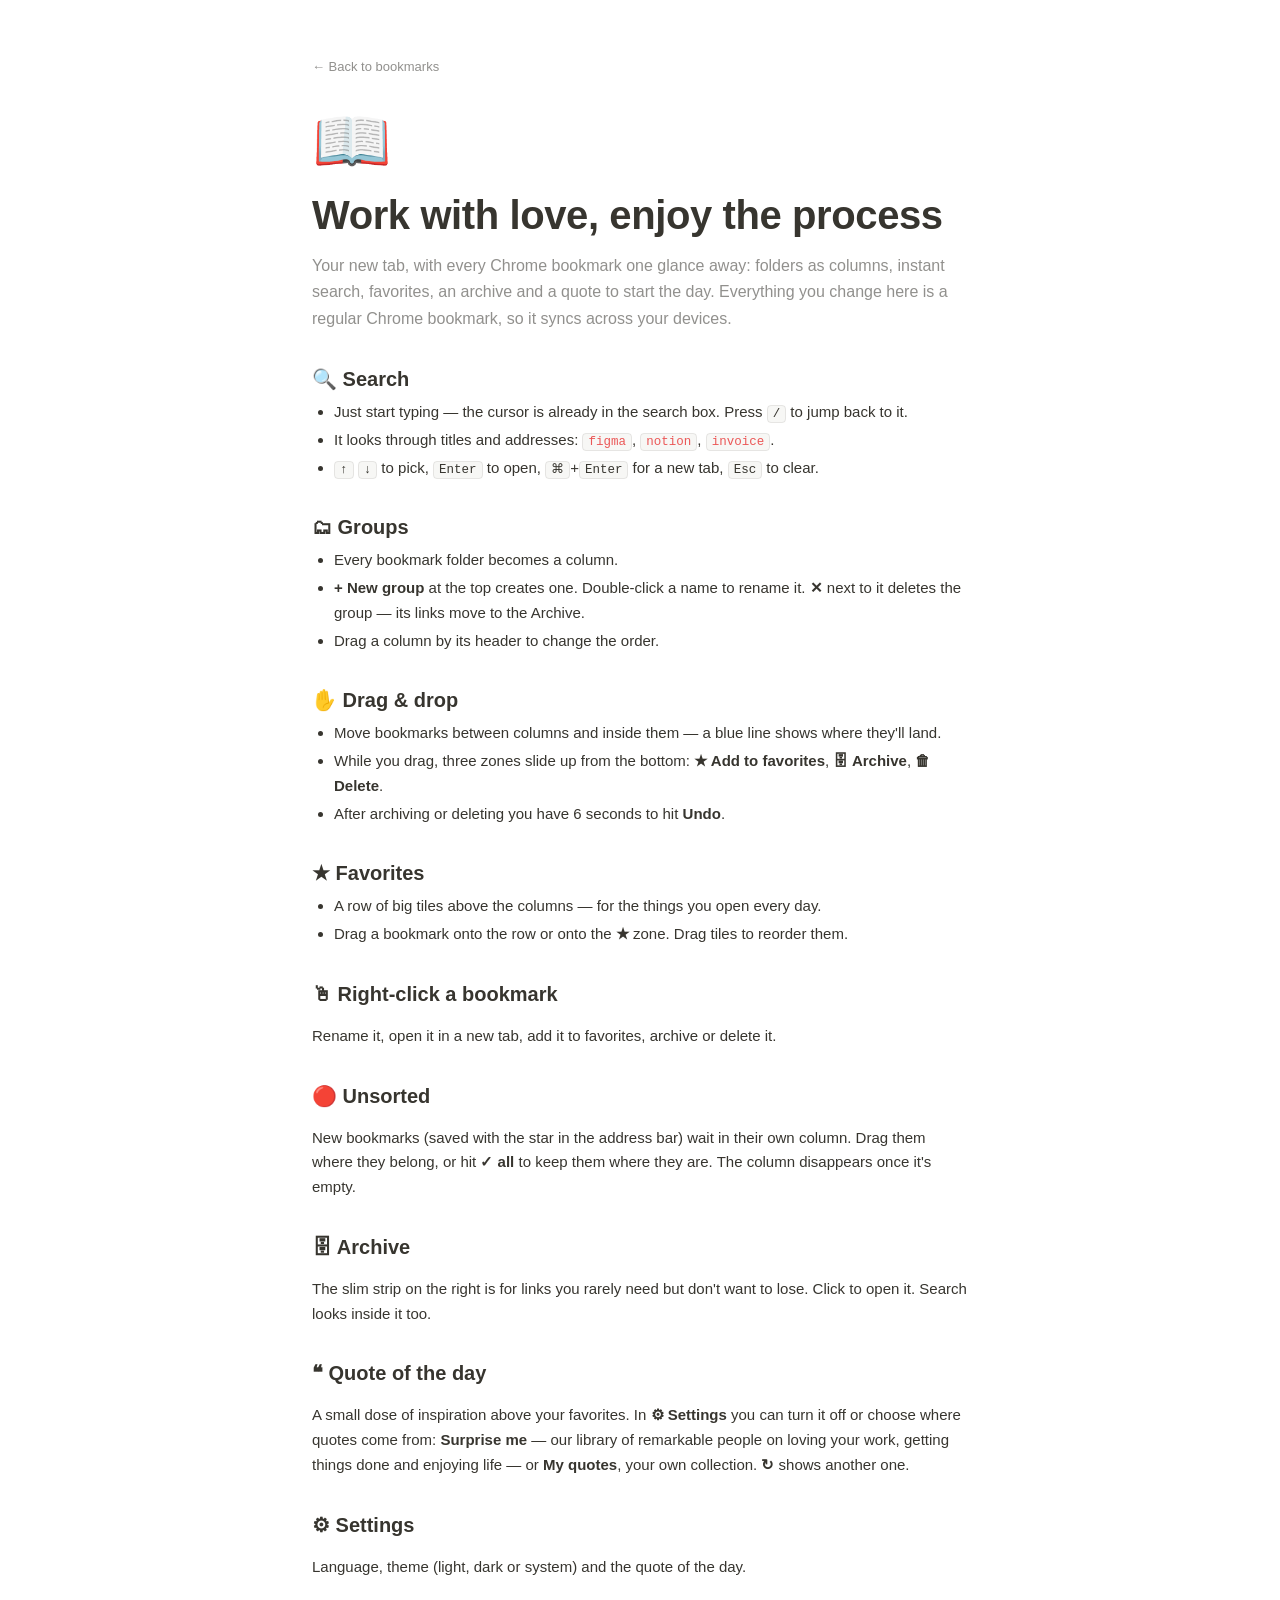
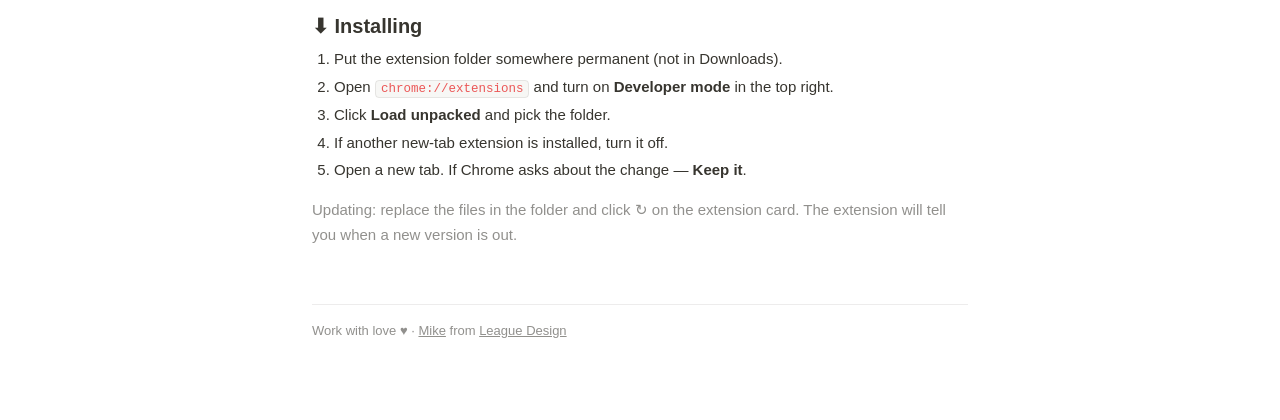
<file: help.html>
<!DOCTYPE html>
<html lang="en">
<head>
<meta charset="utf-8">
<link rel="icon" type="image/svg+xml" href="icons/favicon.svg">
<title>Guide — Work-Love-Balance</title>
<link rel="stylesheet" href="newtab.css">
<link rel="stylesheet" href="help.css">
<script src="i18n.js"></script>
<script src="help.js"></script>
</head>
<body>
<article class="doc" data-lang="en" hidden>
  <a class="back" href="newtab.html">← Back to bookmarks</a>
  <div class="doc-icon">📖</div>
  <h1>Work with love, enjoy the process</h1>
  <p class="lead">Your new tab, with every Chrome bookmark one glance away: folders as columns, instant search, favorites, an archive and a quote to start the day. Everything you change here is a regular Chrome bookmark, so it syncs across your devices.</p>

  <h2>🔍 Search</h2>
  <ul>
    <li>Just start typing — the cursor is already in the search box. Press <kbd>/</kbd> to jump back to it.</li>
    <li>It looks through titles and addresses: <code>figma</code>, <code>notion</code>, <code>invoice</code>.</li>
    <li><kbd>↑</kbd> <kbd>↓</kbd> to pick, <kbd>Enter</kbd> to open, <kbd>⌘</kbd>+<kbd>Enter</kbd> for a new tab, <kbd>Esc</kbd> to clear.</li>
  </ul>

  <h2>🗂 Groups</h2>
  <ul>
    <li>Every bookmark folder becomes a column.</li>
    <li><b>+ New group</b> at the top creates one. Double-click a name to rename it. <b>✕</b> next to it deletes the group — its links move to the Archive.</li>
    <li>Drag a column by its header to change the order.</li>
  </ul>

  <h2>✋ Drag &amp; drop</h2>
  <ul>
    <li>Move bookmarks between columns and inside them — a blue line shows where they'll land.</li>
    <li>While you drag, three zones slide up from the bottom: <b>★ Add to favorites</b>, <b>🗄 Archive</b>, <b>🗑 Delete</b>.</li>
    <li>After archiving or deleting you have 6 seconds to hit <b>Undo</b>.</li>
  </ul>

  <h2>★ Favorites</h2>
  <ul>
    <li>A row of big tiles above the columns — for the things you open every day.</li>
    <li>Drag a bookmark onto the row or onto the <b>★</b> zone. Drag tiles to reorder them.</li>
  </ul>

  <h2>🖱 Right-click a bookmark</h2>
  <p>Rename it, open it in a new tab, add it to favorites, archive or delete it.</p>

  <h2>🔴 Unsorted</h2>
  <p>New bookmarks (saved with the star in the address bar) wait in their own column. Drag them where they belong, or hit <b>✓ all</b> to keep them where they are. The column disappears once it's empty.</p>

  <h2>🗄 Archive</h2>
  <p>The slim strip on the right is for links you rarely need but don't want to lose. Click to open it. Search looks inside it too.</p>

  <h2>❝ Quote of the day</h2>
  <p>A small dose of inspiration above your favorites. In <b>⚙ Settings</b> you can turn it off or choose where quotes come from: <b>Surprise me</b> — our library of remarkable people on loving your work, getting things done and enjoying life — or <b>My quotes</b>, your own collection. <b>↻</b> shows another one.</p>

  <h2>⚙ Settings</h2>
  <p>Language, theme (light, dark or system) and the quote of the day.</p>

  <h2>⬇ Installing</h2>
  <ol>
    <li>Put the extension folder somewhere permanent (not in Downloads).</li>
    <li>Open <code>chrome://extensions</code> and turn on <b>Developer mode</b> in the top right.</li>
    <li>Click <b>Load unpacked</b> and pick the folder.</li>
    <li>If another new-tab extension is installed, turn it off.</li>
    <li>Open a new tab. If Chrome asks about the change — <b>Keep it</b>.</li>
  </ol>
  <p class="muted">Updating: replace the files in the folder and click ↻ on the extension card. The extension will tell you when a new version is out.</p>

  <footer class="doc-foot">Work with love ♥ · <a href="https://t.me/designer_samovarov" target="_blank">Mike</a> from <a href="https://league.design" target="_blank">League Design</a></footer>
</article>

<article class="doc" data-lang="uk" hidden>
  <a class="back" href="newtab.html">← До закладок</a>
  <div class="doc-icon">📖</div>
  <h1>Працюй з любов'ю, кайфуй від процесу</h1>
  <p class="lead">Нова вкладка, де всі закладки Chrome на відстані погляду: групи стовпчиками, миттєвий пошук, улюблені, архів і цитата, з якої приємно почати день. Усе, що ти тут міняєш, — це звичайні закладки Chrome, тож вони синхронізуються з іншими пристроями.</p>

  <h2>🔍 Пошук</h2>
  <ul>
    <li>Просто почни друкувати — курсор уже в полі пошуку. Клавіша <kbd>/</kbd> повертає його туди.</li>
    <li>Шукає і в назвах, і в адресах: <code>figma</code>, <code>notion</code>, <code>фін</code>.</li>
    <li><kbd>↑</kbd> <kbd>↓</kbd> — вибрати, <kbd>Enter</kbd> — відкрити, <kbd>⌘</kbd>+<kbd>Enter</kbd> — у новій вкладці, <kbd>Esc</kbd> — очистити.</li>
  </ul>

  <h2>🗂 Групи</h2>
  <ul>
    <li>Кожна папка закладок — окремий стовпчик.</li>
    <li><b>+ Нова група</b> вгорі — створити. Подвійний клік по назві — перейменувати. <b>✕</b> біля назви — видалити (посилання перейдуть в Архів).</li>
    <li>Тягни стовпчик за заголовок, щоб змінити порядок.</li>
  </ul>

  <h2>✋ Перетягування</h2>
  <ul>
    <li>Між стовпчиками і всередині стовпчика — синя лінія показує, куди стане закладка.</li>
    <li>Коли тягнеш, знизу з'являються зони: <b>★ В улюблені</b>, <b>🗄 В архів</b>, <b>🗑 Видалити</b>.</li>
    <li>Після архівування чи видалення 6 секунд доступна кнопка <b>Повернути</b>.</li>
  </ul>

  <h2>★ Улюблені</h2>
  <ul>
    <li>Рядок великих плиток над стовпчиками — для того, що відкриваєш щодня.</li>
    <li>Перетягни закладку на рядок угорі або на зону <b>★</b> внизу. Порядок плиток теж міняється перетягуванням.</li>
  </ul>

  <h2>🖱 Правий клік по закладці</h2>
  <p>Перейменувати, відкрити в новій вкладці, додати в улюблені, в архів або видалити.</p>

  <h2>🔴 Не розібрані</h2>
  <p>Нові закладки (додані зірочкою в адресному рядку) чекають в окремому стовпчику. Перетягни їх у потрібну групу або натисни <b>✓ все</b>, щоб залишити там, де лежать. Порожній стовпчик зникає сам.</p>

  <h2>🗄 Архів</h2>
  <p>Згорнута смужка праворуч — для того, що не потрібно щодня, але шкода видаляти. Клік — розгорнути. Пошук шукає й в архіві.</p>

  <h2>❝ Цитата дня</h2>
  <p>Маленька доза натхнення над улюбленими. У <b>⚙ Налаштуваннях</b> її можна вимкнути або вибрати, звідки брати цитати: <b>Здивуй мене</b> — наша бібліотека думок видатних людей про любов до роботи, продуктивність і радість життя, або <b>Мої цитати</b> — твоя власна колекція. <b>↻</b> показує іншу.</p>

  <h2>⚙ Налаштування</h2>
  <p>Мова, тема (світла, темна або як у системі) і цитата дня.</p>

  <h2>⬇ Встановлення</h2>
  <ol>
    <li>Поклади папку з розширенням у постійне місце (не в «Завантаження»).</li>
    <li>Відкрий <code>chrome://extensions</code> і ввімкни <b>Режим розробника</b> праворуч угорі.</li>
    <li><b>Завантажити розпаковане</b> → вибери папку.</li>
    <li>Якщо стоїть інше розширення нової вкладки — вимкни його.</li>
    <li>Відкрий нову вкладку. Якщо Chrome спитає про зміни — <b>Залишити</b>.</li>
  </ol>
  <p class="muted">Оновлення: версія з Chrome Web Store оновлюється сама. Якщо ставив з GitHub, розширення саме повідомить про нову версію.</p>

  <footer class="doc-foot">Працюй з любов'ю ♥ · <a href="https://t.me/designer_samovarov" target="_blank">Mike</a> from <a href="https://league.design" target="_blank">League Design</a></footer>
</article>
</body>
</html>
</file>
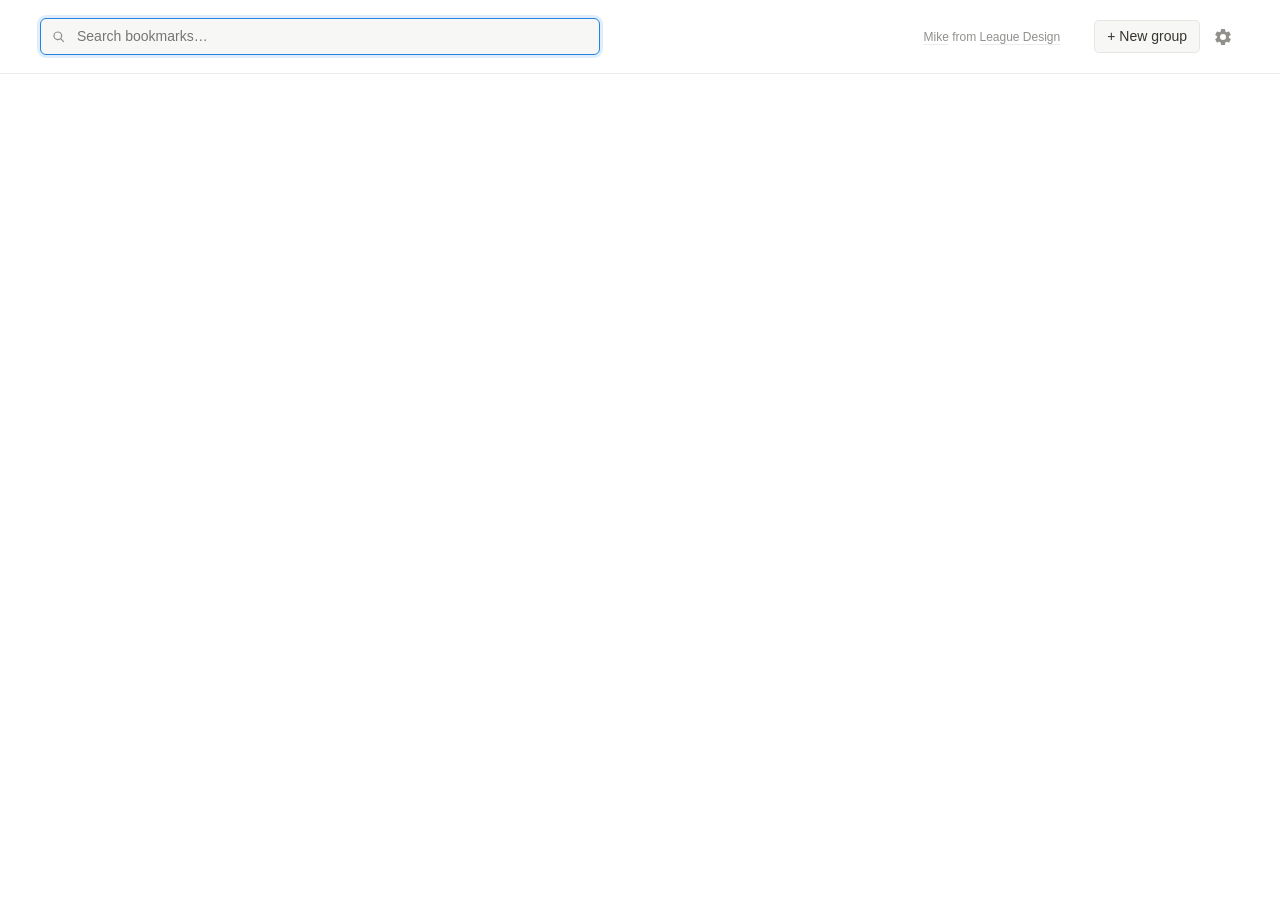
<file: newtab.html>
<!DOCTYPE html>
<html lang="en">
<head>
<meta charset="utf-8">
<link rel="icon" type="image/svg+xml" href="icons/favicon.svg">
<title>New Tab</title>
<link rel="stylesheet" href="newtab.css">
<script src="i18n.js"></script>
<script src="quotes-builtin.js"></script>
</head>
<body>
<header class="top">
  <div class="search">
    <svg viewBox="0 0 20 20" width="16" height="16"><path d="M8.5 3a5.5 5.5 0 014.38 8.83l3.65 3.64-1.06 1.06-3.64-3.65A5.5 5.5 0 118.5 3zm0 1.5a4 4 0 100 8 4 4 0 000-8z" fill="currentColor"/></svg>
    <input id="q" type="text" data-i18n-ph="search.ph" autocomplete="off" autofocus>
    <span id="count" class="muted"></span>
  </div>
  <div class="actions">
    <span class="credit"><a id="tgLink" href="https://t.me/designer_samovarov" target="_blank">Mike</a> from <a href="https://league.design" target="_blank">League Design</a></span>
    <button id="addGroup" class="btn" data-i18n="group.add"></button>
    <button id="settingsBtn" class="btn icon gear" data-i18n-title="settings"><svg viewBox="0 0 24 24" width="20" height="20" fill="currentColor"><path fill-rule="evenodd" d="M19.14 12.94c.04-.3.06-.61.06-.94 0-.32-.02-.64-.07-.94l2.03-1.58a.49.49 0 00.12-.61l-1.92-3.32a.49.49 0 00-.59-.22l-2.39.96c-.5-.38-1.03-.7-1.62-.94l-.36-2.54a.48.48 0 00-.48-.41h-3.84a.47.47 0 00-.47.41l-.36 2.54c-.59.24-1.13.57-1.62.94l-2.39-.96a.48.48 0 00-.59.22L2.74 8.87a.47.47 0 00.12.61l2.03 1.58c-.05.3-.09.63-.09.94s.02.64.07.94l-2.03 1.58a.49.49 0 00-.12.61l1.92 3.32c.12.22.37.29.59.22l2.39-.96c.5.38 1.03.7 1.62.94l.36 2.54c.05.24.24.41.48.41h3.84c.24 0 .44-.17.47-.41l.36-2.54c.59-.24 1.13-.56 1.62-.94l2.39.96c.22.08.47 0 .59-.22l1.92-3.32a.49.49 0 00-.12-.61l-2.01-1.58zM12 15.6a3.6 3.6 0 110-7.2 3.6 3.6 0 010 7.2z"/></svg></button>
  </div>
</header>
<section id="update" class="update" hidden></section>
<section id="quote" class="quote" hidden></section>
<section id="favs" class="favs" hidden></section>
<main id="board"></main>
<div id="dock" class="dock">
  <div class="zone fav-zone" data-act="fav"><span class="ico">★</span><span class="lbl" data-i18n="dock.fav"></span></div>
  <div class="zone" data-act="archive"><span class="ico">🗄</span><span data-i18n="dock.archive"></span></div>
  <div class="zone danger" data-act="delete"><span class="ico">🗑</span><span data-i18n="dock.delete"></span></div>
</div>
<div id="toast" class="toast" hidden></div>
<div id="quotes" class="overlay" hidden>
  <div class="dlg qlib">
    <div class="q-head"><b data-i18n="q.libTitle"></b><span id="qcount" class="muted"></span><button class="btn icon q-close" data-i18n-title="close">✕</button></div>
    <form id="qform">
      <textarea id="qtext" rows="2" data-i18n-ph="q.ph"></textarea>
      <div class="q-row"><span class="muted" data-i18n="q.hint"></span>
        <span><button type="button" class="btn q-cancel" hidden data-i18n="cancel"></button><button type="submit" class="btn primary q-submit" data-i18n="q.add"></button></span></div>
    </form>
    <div id="qlist"></div>
  </div>
</div>
<div id="settings" class="overlay" hidden>
  <div class="dlg sdlg">
    <div class="q-head"><b data-i18n="s.title"></b><button class="btn icon s-close" data-i18n-title="close">✕</button></div>
    <div class="s-row"><div class="s-label" data-i18n="s.lang"></div>
      <select id="langSel" class="sel"></select></div>
    <div class="s-row"><div class="s-label" data-i18n="s.theme"></div>
      <div class="seg" data-set="theme"><button data-v="system"><svg class="hi" viewBox="10 14 108 98" width="14" height="13" aria-hidden="true"><clipPath id="hhL"><rect x="0" y="0" width="64" height="128"/></clipPath><path d="M67 33.5C71 27 77 22 86 22C100 22 110 33 110 48C110 66 96 84 64 104C32 84 18 66 18 48C18 33 28 22 42 22C51 22 57 27 61 33.5Q64 38.5 67 33.5Z" fill="currentColor" clip-path="url(#hhL)"/><path d="M67 33.5C71 27 77 22 86 22C100 22 110 33 110 48C110 66 96 84 64 104C32 84 18 66 18 48C18 33 28 22 42 22C51 22 57 27 61 33.5Q64 38.5 67 33.5Z" fill="none" stroke="currentColor" stroke-width="11" stroke-linejoin="round"/></svg><span data-i18n="s.system"></span></button><button data-v="light"><svg class="hi" viewBox="10 14 108 98" width="14" height="13" aria-hidden="true"><path d="M64 104C32 84 18 66 18 48c0-15 11-26 25-26 9 0 16 5 21 12 5-7 12-12 21-12 14 0 25 11 25 26 0 18-14 36-46 56z" fill="none" stroke="currentColor" stroke-width="11" stroke-linejoin="round"/></svg><span data-i18n="s.light"></span></button><button data-v="dark"><svg class="hi" viewBox="10 14 108 98" width="14" height="13" aria-hidden="true"><path d="M64 104C32 84 18 66 18 48c0-15 11-26 25-26 9 0 16 5 21 12 5-7 12-12 21-12 14 0 25 11 25 26 0 18-14 36-46 56z" fill="currentColor" stroke="currentColor" stroke-width="11" stroke-linejoin="round"/></svg><span data-i18n="s.dark"></span></button></div></div>
    <div class="s-sep"></div>
    <div class="s-row"><div><div class="s-label" data-i18n="s.quote"></div><div class="muted s-note" data-i18n="s.quoteOn"></div></div>
      <label class="switch"><input type="checkbox" id="qOn"><span></span></label></div>
    <div class="s-modes" id="qModes">
      <label class="s-mode"><input type="radio" name="qMode" value="surprise"><span><b data-i18n="s.surprise"></b><span class="muted" data-i18n="s.surpriseNote"></span></span></label>
      <label class="s-mode"><input type="radio" name="qMode" value="mine"><span><b data-i18n="s.mine"></b><span class="muted" data-i18n="s.mineNote"></span>
        <button type="button" class="btn s-lib" data-i18n="s.openLib"></button></span></label>
    </div>
    <a class="s-help" href="help.html"><span>📖</span><span><b data-i18n="s.help"></b><span class="muted" data-i18n="s.helpNote"></span></span><span class="s-arrow">→</span></a>
    <div class="s-foot muted"><span data-i18n="s.foot"></span> · <a class="s-site" href="https://landing-production-80543e03.up.railway.app" target="_blank" rel="noopener" data-i18n="s.site"></a></div>
  </div>
</div>
<div id="dialog" class="overlay" hidden><div class="dlg"><div class="msg"></div><div class="row"><button class="btn cancel" data-i18n="cancel"></button><button class="btn ok" data-i18n="delete"></button></div></div></div>
<div id="empty" class="empty" hidden></div>
<script src="newtab.js"></script>
</body>
</html>
</file>
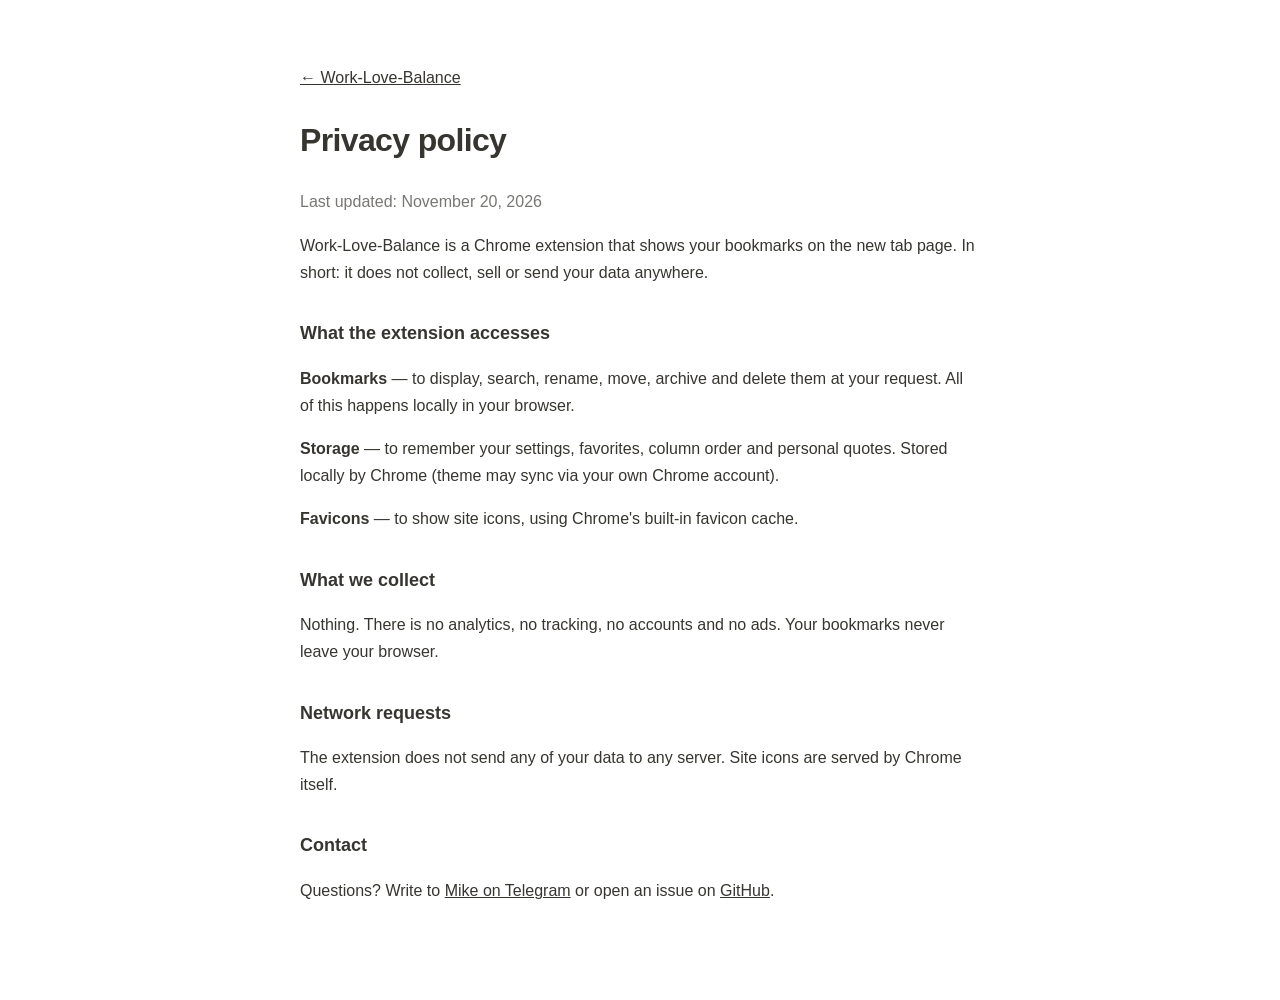
<file: site/privacy.html>
<!DOCTYPE html>
<html lang="en"><head><meta charset="utf-8"><meta name="viewport" content="width=device-width,initial-scale=1">
<title>Privacy policy — Work-Love-Balance</title>
<style>:root{--bg:#fff;--fg:#37352f;--mut:#787774}@media(prefers-color-scheme:dark){:root{--bg:#191919;--fg:#e6e6e4;--mut:#9b9a97}}
body{margin:0;background:var(--bg);color:var(--fg);font:16px/1.7 -apple-system,BlinkMacSystemFont,"Segoe UI",Inter,Helvetica,Arial,sans-serif}
main{max-width:680px;margin:0 auto;padding:48px 28px 80px}a{color:inherit}h1{letter-spacing:-.02em}h2{font-size:18px;margin-top:32px}.mut{color:var(--mut)}</style></head>
<body><main>
<p><a href="/">← Work-Love-Balance</a></p>
<h1>Privacy policy</h1>
<p class="mut">Last updated: November 20, 2026</p>
<p>Work-Love-Balance is a Chrome extension that shows your bookmarks on the new tab page. In short: it does not collect, sell or send your data anywhere.</p>
<h2>What the extension accesses</h2>
<p><b>Bookmarks</b> — to display, search, rename, move, archive and delete them at your request. All of this happens locally in your browser.</p>
<p><b>Storage</b> — to remember your settings, favorites, column order and personal quotes. Stored locally by Chrome (theme may sync via your own Chrome account).</p>
<p><b>Favicons</b> — to show site icons, using Chrome's built-in favicon cache.</p>
<h2>What we collect</h2>
<p>Nothing. There is no analytics, no tracking, no accounts and no ads. Your bookmarks never leave your browser.</p>
<h2>Network requests</h2>
<p>The extension does not send any of your data to any server. Site icons are served by Chrome itself.</p>
<h2>Contact</h2>
<p>Questions? Write to <a href="https://t.me/designer_samovarov">Mike on Telegram</a> or open an issue on <a href="https://github.com/samomisha/bookmarks-newtab">GitHub</a>.</p>
</main></body></html>
</file>
<file: newtab.css>
:root{
  --bg:#ffffff;--bg2:#f7f7f5;--hover:rgba(55,53,47,.06);--active:rgba(35,131,226,.14);
  --text:#37352f;--muted:rgba(55,53,47,.55);--border:rgba(55,53,47,.09);
  --accent:#2383e2;--shadow:0 1px 2px rgba(15,15,15,.06);
}
:root[data-theme=dark]{
  --bg:#191919;--bg2:#202020;--hover:rgba(255,255,255,.055);--active:rgba(35,131,226,.25);
  --text:rgba(255,255,255,.88);--muted:rgba(255,255,255,.45);--border:rgba(255,255,255,.08);
  --shadow:none;
}
*{box-sizing:border-box}
body{margin:0;background:var(--bg);color:var(--text);
  font:14px/1.5 ui-sans-serif,-apple-system,BlinkMacSystemFont,"Segoe UI",Helvetica,Arial,sans-serif;
  -webkit-font-smoothing:antialiased}
.top{position:sticky;top:0;z-index:5;display:flex;gap:12px;align-items:center;
  padding:18px 40px;background:var(--bg);border-bottom:1px solid var(--border)}
.search{flex:1;max-width:560px;display:flex;align-items:center;gap:8px;padding:6px 10px;
  background:var(--bg2);border:1px solid var(--border);border-radius:6px;color:var(--muted)}
.search:focus-within{border-color:var(--accent);box-shadow:0 0 0 3px var(--active)}
.search input{flex:1;border:0;outline:0;background:transparent;color:var(--text);font:inherit}
.actions{margin-left:auto;display:flex;gap:6px}
.btn{border:0;background:transparent;color:var(--muted);font:inherit;padding:5px 10px;border-radius:5px;cursor:pointer}
.btn:hover{background:var(--hover);color:var(--text)}
.btn.icon{width:32px;padding:5px 0;font-size:16px}
.muted{color:var(--muted);font-size:12px}
#board{display:flex;gap:16px;align-items:flex-start;padding:24px 40px 60px;overflow-x:auto;min-height:0}
.col{flex:0 0 312px;border-radius:8px;padding:4px;transition:background .15s}
.col.drop{background:var(--active)}
.col-head{display:flex;align-items:center;gap:6px;padding:4px 8px 8px;color:var(--muted);
  font-size:12px;font-weight:500;letter-spacing:.02em}
.col-title{flex:1;outline:0;border-radius:4px;padding:1px 4px;margin-left:-4px;cursor:text;white-space:nowrap;overflow:hidden;text-overflow:ellipsis}
.col-title[contenteditable=true]{background:var(--bg2);color:var(--text);box-shadow:0 0 0 2px var(--active)}
.col-count{opacity:.7}
.link{display:flex;align-items:center;gap:10px;padding:6px 8px;border-radius:5px;
  color:var(--text);text-decoration:none;cursor:pointer;user-select:none}
.link:hover{background:var(--hover)}
.link.sel{background:var(--active)}
.link.dragging{opacity:.4}
.link img{width:18px;height:18px;flex:0 0 18px;border-radius:3px}
.link .t{flex:1;white-space:nowrap;overflow:hidden;text-overflow:ellipsis;font-size:14px}
.link .h{color:var(--muted);font-size:11px;white-space:nowrap;max-width:90px;overflow:hidden;text-overflow:ellipsis}
mark{background:rgba(255,212,0,.35);color:inherit;border-radius:2px}
.empty{text-align:center;color:var(--muted);padding:80px 20px}
.col-empty{color:var(--muted);font-size:12px;padding:6px 8px}
::-webkit-scrollbar{height:10px;width:10px}::-webkit-scrollbar-thumb{background:var(--border);border-radius:10px}


.link .tools{display:none;gap:2px}
.link:hover .tools{display:flex}.link:hover .h{display:none}
.tool{border:0;background:none;color:var(--muted);cursor:pointer;border-radius:4px;width:22px;height:22px;font-size:12px;padding:0}
.tool:hover{background:var(--hover);color:var(--text)}.tool.del:hover{color:#eb5757}
.col-btn{border:0;background:none;color:var(--muted);cursor:pointer;border-radius:4px;padding:0 5px}
.col-btn:hover{background:var(--hover);color:var(--text)}
.col-del{opacity:0}.col:hover .col-del{opacity:1}.col-del:hover{color:#eb5757}
.col.archive:not(.collapsed){opacity:.85}
.col.collapsed{flex:0 0 44px;padding:0}
.arch-pill{width:44px;min-height:180px;display:flex;flex-direction:column;align-items:center;gap:8px;padding:12px 0;
  border:1px dashed var(--border);border-radius:8px;background:transparent;color:var(--muted);font:inherit;font-size:12px;cursor:pointer}
.arch-pill:hover{background:var(--hover);color:var(--text)}
.arch-pill .v{writing-mode:vertical-rl;transform:rotate(180deg);font-weight:500;letter-spacing:.04em}
.col.collapsed.drop .arch-pill{border-color:var(--accent);background:var(--active)}
.overlay{position:fixed;inset:0;background:rgba(15,15,15,.35);display:flex;align-items:center;justify-content:center;z-index:30}
.overlay[hidden]{display:none}
.dlg{background:var(--bg);color:var(--text);border-radius:10px;padding:18px 20px;min-width:320px;box-shadow:0 10px 40px rgba(0,0,0,.25);border:1px solid var(--border)}
.dlg .row{display:flex;justify-content:flex-end;gap:6px;margin-top:16px}
.dlg .ok{color:#eb5757}
.toast{position:fixed;bottom:20px;left:50%;transform:translateX(-50%);display:flex;align-items:center;gap:10px;
  background:var(--text);color:var(--bg);padding:8px 8px 8px 14px;border-radius:6px;font-size:13px;box-shadow:0 4px 14px rgba(0,0,0,.2);z-index:20}
.toast .btn{color:var(--bg);font-weight:500}.toast .btn:hover{background:rgba(128,128,128,.25);color:var(--bg)}
.toast[hidden],.empty[hidden]{display:none}

.dock{position:fixed;left:0;right:0;bottom:0;display:flex;gap:16px;justify-content:center;padding:20px 40px 28px;
  background:linear-gradient(to top,var(--bg) 60%,transparent);transform:translateY(110%);transition:transform .18s ease;z-index:25;pointer-events:none}
.dock.show{transform:none;pointer-events:auto}
.zone{flex:0 1 320px;height:84px;display:flex;align-items:center;justify-content:center;gap:10px;
  border:1.5px dashed var(--border);border-radius:10px;background:var(--bg2);color:var(--muted);font-weight:500;transition:all .12s}
.zone .ico{font-size:20px}
.zone.over{border-color:var(--accent);background:var(--active);color:var(--text);transform:scale(1.03)}
.zone.danger.over{border-color:#eb5757;background:rgba(235,87,87,.14);color:#eb5757}

/* stable sizes */
.col{width:312px;min-width:312px;max-width:312px}
.col.collapsed{width:44px;min-width:44px;max-width:44px}
.link{height:32px;min-width:0}
.link .t{min-width:0}
.col-head{min-width:0;cursor:grab;border-radius:5px}
.col-head:active{cursor:grabbing}
.col-head .col-title{cursor:inherit}
.col-dragging{opacity:.35}
#board{position:relative}
/* drop indicators */
.drop-line{height:2px;margin:-1px 8px;background:var(--accent);border-radius:2px;position:relative;pointer-events:none}
.drop-line::before{content:'';position:absolute;left:-4px;top:-3px;width:8px;height:8px;border-radius:50%;background:var(--accent)}
.col-line{flex:0 0 3px;align-self:stretch;margin:0 -9px;background:var(--accent);border-radius:3px;pointer-events:none;min-height:120px}
/* editing */
.link.editing{background:var(--bg2);box-shadow:0 0 0 2px var(--active)}
.link.editing .t{outline:0;cursor:text;text-overflow:clip}
/* context menu */
.menu{position:fixed;z-index:40;min-width:220px;padding:4px;background:var(--bg);border:1px solid var(--border);
  border-radius:8px;box-shadow:0 8px 28px rgba(0,0,0,.18)}
.menu[hidden]{display:none}
.menu button{display:block;width:100%;text-align:left;border:0;background:none;color:var(--text);font:inherit;font-size:13px;padding:6px 10px;border-radius:5px;cursor:pointer}
.menu button:hover{background:var(--hover)}
.menu .danger{color:#eb5757}
.menu .sep{height:1px;background:var(--border);margin:4px 2px}

/* ---------- favorites ---------- */
.favs{display:flex;flex-wrap:wrap;gap:6px;padding:20px 40px 4px;min-height:40px;border-radius:10px;transition:background .15s}
.favs[hidden]{display:none}
.favs.target{margin:12px 32px 0;padding:12px 8px;outline:1.5px dashed var(--border);outline-offset:-2px}
.favs.drop{background:var(--active);outline-color:var(--accent)}
.favs-hint{color:var(--muted);font-size:13px;padding:10px 4px;align-self:center}
.fav{width:96px;display:flex;flex-direction:column;align-items:center;gap:8px;padding:12px 6px 10px;border-radius:10px;
  color:var(--text);text-decoration:none;user-select:none}
.fav:hover{background:var(--hover)}
.fav.dragging{opacity:.35}
.fav-ico{width:52px;height:52px;border-radius:14px;background:var(--bg2);border:1px solid var(--border);
  display:flex;align-items:center;justify-content:center;box-shadow:var(--shadow)}
.fav-ico img{width:32px;height:32px;border-radius:6px}
.fav-t{width:100%;text-align:center;font-size:12px;line-height:1.3;white-space:nowrap;overflow:hidden;text-overflow:ellipsis}
.fav-line{width:3px;align-self:stretch;margin:0 -4px;background:var(--accent);border-radius:3px;pointer-events:none}
.link .star{color:#dfab01;font-size:12px;margin-left:-4px}
.link:hover .star{display:none}
/* ---------- unsorted ---------- */
.col.unsorted{background:var(--bg2);box-shadow:inset 0 0 0 1px var(--border)}
.col.unsorted .col-head{color:var(--text);cursor:default}
.col.unsorted .dot{width:7px;height:7px;border-radius:50%;background:#eb5757;flex:0 0 7px}
.ok-all{font-size:11px;white-space:nowrap}

.zone.fav-zone.over{border-color:#dfab01;background:rgba(223,171,1,.14);color:#b8860b}
:root[data-theme=dark] .zone.fav-zone.over{color:#f2c94c}

.link .t{white-space:nowrap}

.help-tile .fav-ico{color:var(--accent)}
a.btn{text-decoration:none;display:inline-flex;align-items:center;justify-content:center}
.foot{padding:16px 40px 20px;color:var(--muted);font-size:12px;text-align:center}
.foot a{color:var(--muted)}.foot a:hover{color:var(--text)}

.btn.site{font-size:12px}

/* світла плашка під темні фавіконки в темній темі */
:root[data-theme=dark] img.dark-icon{background:#ebebea;border-radius:5px;padding:2px;box-sizing:border-box}
:root[data-theme=dark] .fav-ico img.dark-icon{width:36px;height:36px;padding:4px;border-radius:9px}

/* ---------- quote of the day ---------- */
.quote{position:relative;padding:32px 40px 4px;max-width:900px}
.quote[hidden]{display:none}
.quote blockquote{margin:0;font-size:22px;line-height:1.4;font-weight:600;letter-spacing:-.01em;color:var(--text)}
.quote blockquote::before{content:'“';color:var(--muted);margin-right:2px}
.quote blockquote::after{content:'”';color:var(--muted);margin-left:1px}
.q-author{margin-top:6px;color:var(--muted);font-size:14px}
.q-lib,.q-empty{border:0;background:none;color:var(--muted);font:inherit;font-size:12px;cursor:pointer;border-radius:5px;padding:3px 8px}
.q-tools-top{position:absolute;right:0;top:32px;display:flex;gap:2px;opacity:0;transition:opacity .15s}
.quote:hover .q-tools-top{opacity:1}
.q-btn{border:0;background:none;color:var(--muted);font:inherit;font-size:12px;cursor:pointer;border-radius:5px;padding:3px 8px}
.q-btn:hover{background:var(--hover);color:var(--text)}
.q-next{font-size:14px;padding:1px 8px}
.q-lib:hover,.q-empty:hover{background:var(--hover);color:var(--text)}
.q-empty{margin-left:-8px}
/* library dialog */
.qlib{width:min(620px,92vw);padding:16px 18px 10px}
.q-head{display:flex;align-items:center;gap:8px;margin-bottom:12px}
.q-head b{font-size:15px}.q-head .q-close,.q-head .s-close{margin-left:auto}
#qtext{width:100%;resize:vertical;min-height:56px;font:inherit;font-size:14px;color:var(--text);background:var(--bg2);
  border:1px solid var(--border);border-radius:6px;padding:8px 10px;outline:0}
#qtext:focus{border-color:var(--accent);box-shadow:0 0 0 3px var(--active)}
.q-row{display:flex;justify-content:space-between;align-items:center;gap:8px;margin:6px 0 10px}
.btn.primary{background:var(--accent);color:#fff}.btn.primary:hover{background:#1a6fc4;color:#fff}
#qlist{max-height:52vh;overflow-y:auto;border-top:1px solid var(--border);margin:0 -18px;padding:6px 10px}
.q-item{display:flex;gap:8px;align-items:flex-start;padding:8px;border-radius:6px;cursor:pointer}
.q-item:hover{background:var(--hover)}
.q-item.editing{background:var(--active)}
.q-body{flex:1;min-width:0}
.q-t{font-size:14px;line-height:1.45}
.q-a{font-size:12px;color:var(--muted);margin-top:2px;display:flex;gap:8px;align-items:center}
.q-today{font-size:11px;color:var(--accent);background:var(--active);border-radius:4px;padding:0 6px}
.q-tools{display:flex;gap:2px;opacity:0}.q-item:hover .q-tools{opacity:1}
.q-none{padding:14px 8px}
.favs{padding-top:16px}
.toast{z-index:50}
/* місце під кнопки цитати, щоб текст не налазив */
.quote blockquote,.quote .q-author{padding-right:110px}

/* credit in header */
.credit{font-size:12px;color:var(--muted);padding:0 8px;white-space:nowrap}
.credit a{color:var(--muted);text-decoration:underline;text-decoration-color:var(--border);text-underline-offset:3px}
.credit a:hover{color:var(--text);text-decoration-color:currentColor}
.actions{align-items:center}
/* update banner — Notion callout */
.update{display:flex;align-items:center;gap:10px;margin:20px 40px 0;padding:10px 10px 10px 14px;border-radius:8px;
  background:rgba(35,131,226,.08);border:1px solid rgba(35,131,226,.22);font-size:14px}
.update[hidden]{display:none}
.update .u-ico{font-size:18px}
.update .u-text{flex:1;min-width:0}
.update .muted{font-size:13px;margin-left:6px}
.update a.btn{color:var(--text);white-space:nowrap}
.update a.btn.primary{color:#fff}
/* шапка: відступ після підпису, «Нова група» — кнопка-плашка */
.credit{margin-right:20px}
#addGroup{background:var(--bg2);border:1px solid var(--border);color:var(--text);padding:5px 12px;font-weight:500}
#addGroup:hover{background:var(--hover);border-color:var(--muted)}
/* ---------- settings ---------- */
.sdlg{width:min(520px,92vw);padding:16px 18px 14px}
.s-row{display:flex;align-items:center;justify-content:space-between;gap:16px;padding:10px 0}
.s-label{font-weight:500;font-size:14px}
.s-note{font-size:12px;margin-top:2px}
.s-sep{height:1px;background:var(--border);margin:6px 0}
.seg{display:flex;background:var(--bg2);border:1px solid var(--border);border-radius:7px;padding:2px;gap:2px}
.seg button{border:0;background:none;color:var(--muted);font:inherit;font-size:13px;padding:4px 10px;border-radius:5px;cursor:pointer;white-space:nowrap}
.seg button:hover{color:var(--text)}
.seg button.on{background:var(--bg);color:var(--text);box-shadow:0 1px 2px rgba(0,0,0,.12)}
.switch{position:relative;width:36px;height:20px;flex:0 0 36px;cursor:pointer}
.switch input{opacity:0;width:0;height:0}
.switch span{position:absolute;inset:0;background:var(--border);border-radius:20px;transition:background .15s}
.switch span::after{content:'';position:absolute;left:2px;top:2px;width:16px;height:16px;border-radius:50%;background:#fff;box-shadow:0 1px 2px rgba(0,0,0,.25);transition:transform .15s}
.switch input:checked + span{background:var(--accent)}
.switch input:checked + span::after{transform:translateX(16px)}
.s-modes{display:flex;flex-direction:column;gap:8px;padding:2px 0 8px;transition:opacity .15s}
.s-modes.off{opacity:.4;pointer-events:none}
.s-mode{display:flex;gap:10px;align-items:flex-start;padding:10px 12px;border:1px solid var(--border);border-radius:8px;cursor:pointer}
.s-mode:hover{background:var(--hover)}
.s-mode:has(input:checked){border-color:var(--accent);background:var(--active)}
.s-mode input{margin-top:3px;accent-color:var(--accent)}
.s-mode > span{display:flex;flex-direction:column;gap:2px;font-size:14px}
.s-mode .muted{font-size:12px}
.s-lib{align-self:flex-start;margin:6px 0 0 -10px;font-size:12px;color:var(--accent)}
.s-site{color:inherit}.s-site:hover{color:var(--text)}
.s-foot{text-align:center;font-size:12px;padding-top:10px;border-top:1px solid var(--border);margin-top:4px}

.btn.gear{width:34px;height:32px;display:inline-flex;align-items:center;justify-content:center;padding:0}
.s-help{display:flex;align-items:center;gap:12px;padding:10px 12px;margin:4px 0 10px;border:1px solid var(--border);border-radius:8px;color:var(--text);text-decoration:none}
.s-help:hover{background:var(--hover)}
.s-help > span:nth-child(2){flex:1;display:flex;flex-direction:column;gap:2px;font-size:14px}
.s-help .muted{font-size:12px}
.s-arrow{color:var(--muted)}

/* ---------- оптична вісь: лівий край іконки пошуку = 51px ----------
   .top 40 + рамка 1 + падінг 10 → іконка лупи на x=51.
   На цю лінію стають: перша літера цитати, ім'я автора, іконка «Інструкції»
   в улюблених і фавіконки у стовпчиках; лапки й тире звисають ліворуч. */
.quote{padding-left:51px}
.quote blockquote::before{content:'“';display:inline-block;width:.6em;margin-left:-.6em;margin-right:0;text-align:right}
.q-dash{display:inline-block;width:1.35em;padding-right:.35em;margin-left:-1.35em;text-align:right}
.favs{padding-left:29px}                 /* 29 + (96-52)/2 = 51 */
.favs.target{margin-left:21px;padding-left:8px}
#board{padding-left:39px}                /* 39 + col 4 + link 8 = 51 */

.sel{appearance:none;-webkit-appearance:none;font:inherit;font-size:13px;color:var(--text);background:var(--bg2) url("data:image/svg+xml,%3Csvg xmlns='http://www.w3.org/2000/svg' width='10' height='6'%3E%3Cpath d='M1 1l4 4 4-4' fill='none' stroke='%23999' stroke-width='1.5'/%3E%3C/svg%3E") no-repeat right 10px center;border:1px solid var(--border);border-radius:6px;padding:5px 30px 5px 10px;cursor:pointer;min-width:150px}
.sel:focus{outline:2px solid var(--accent);outline-offset:1px}
.sdlg .seg[data-set="theme"],.sdlg .sel{width:320px;box-sizing:border-box;height:34px}
.sdlg .seg[data-set="theme"] button{flex:1 1 auto;display:flex;align-items:center;justify-content:center;gap:6px}
.hi{display:block;flex:none}
</file>
<file: help.css>
body{overflow-y:auto}
.doc{max-width:720px;margin:0 auto;padding:56px 32px 80px}
.back{color:var(--muted);text-decoration:none;font-size:13px;padding:4px 8px;margin-left:-8px;border-radius:5px}
.back:hover{background:var(--hover);color:var(--text)}
.doc-icon{font-size:64px;line-height:1;margin:32px 0 12px}
.doc h1{font-size:40px;font-weight:700;margin:0 0 8px;letter-spacing:-.01em}
.doc .lead{font-size:16px;color:var(--muted);margin:0 0 28px}
.doc h2{font-size:20px;font-weight:600;margin:32px 0 6px}
.doc p,.doc li{font-size:15px;line-height:1.65}
.doc ul,.doc ol{padding-left:22px;margin:6px 0}
.doc li{margin:3px 0}
kbd,code{font-family:ui-monospace,SFMono-Regular,Menlo,monospace;font-size:12.5px;background:var(--bg2);border:1px solid var(--border);border-radius:4px;padding:1px 5px;color:#eb5757}
kbd{color:var(--text)}
.doc-foot{margin-top:56px;padding-top:16px;border-top:1px solid var(--border);color:var(--muted);font-size:13px}
.doc-foot a,.foot a{color:var(--muted)}
.doc-foot a:hover,.foot a:hover{color:var(--text)}
.doc[hidden]{display:none}
</file>
